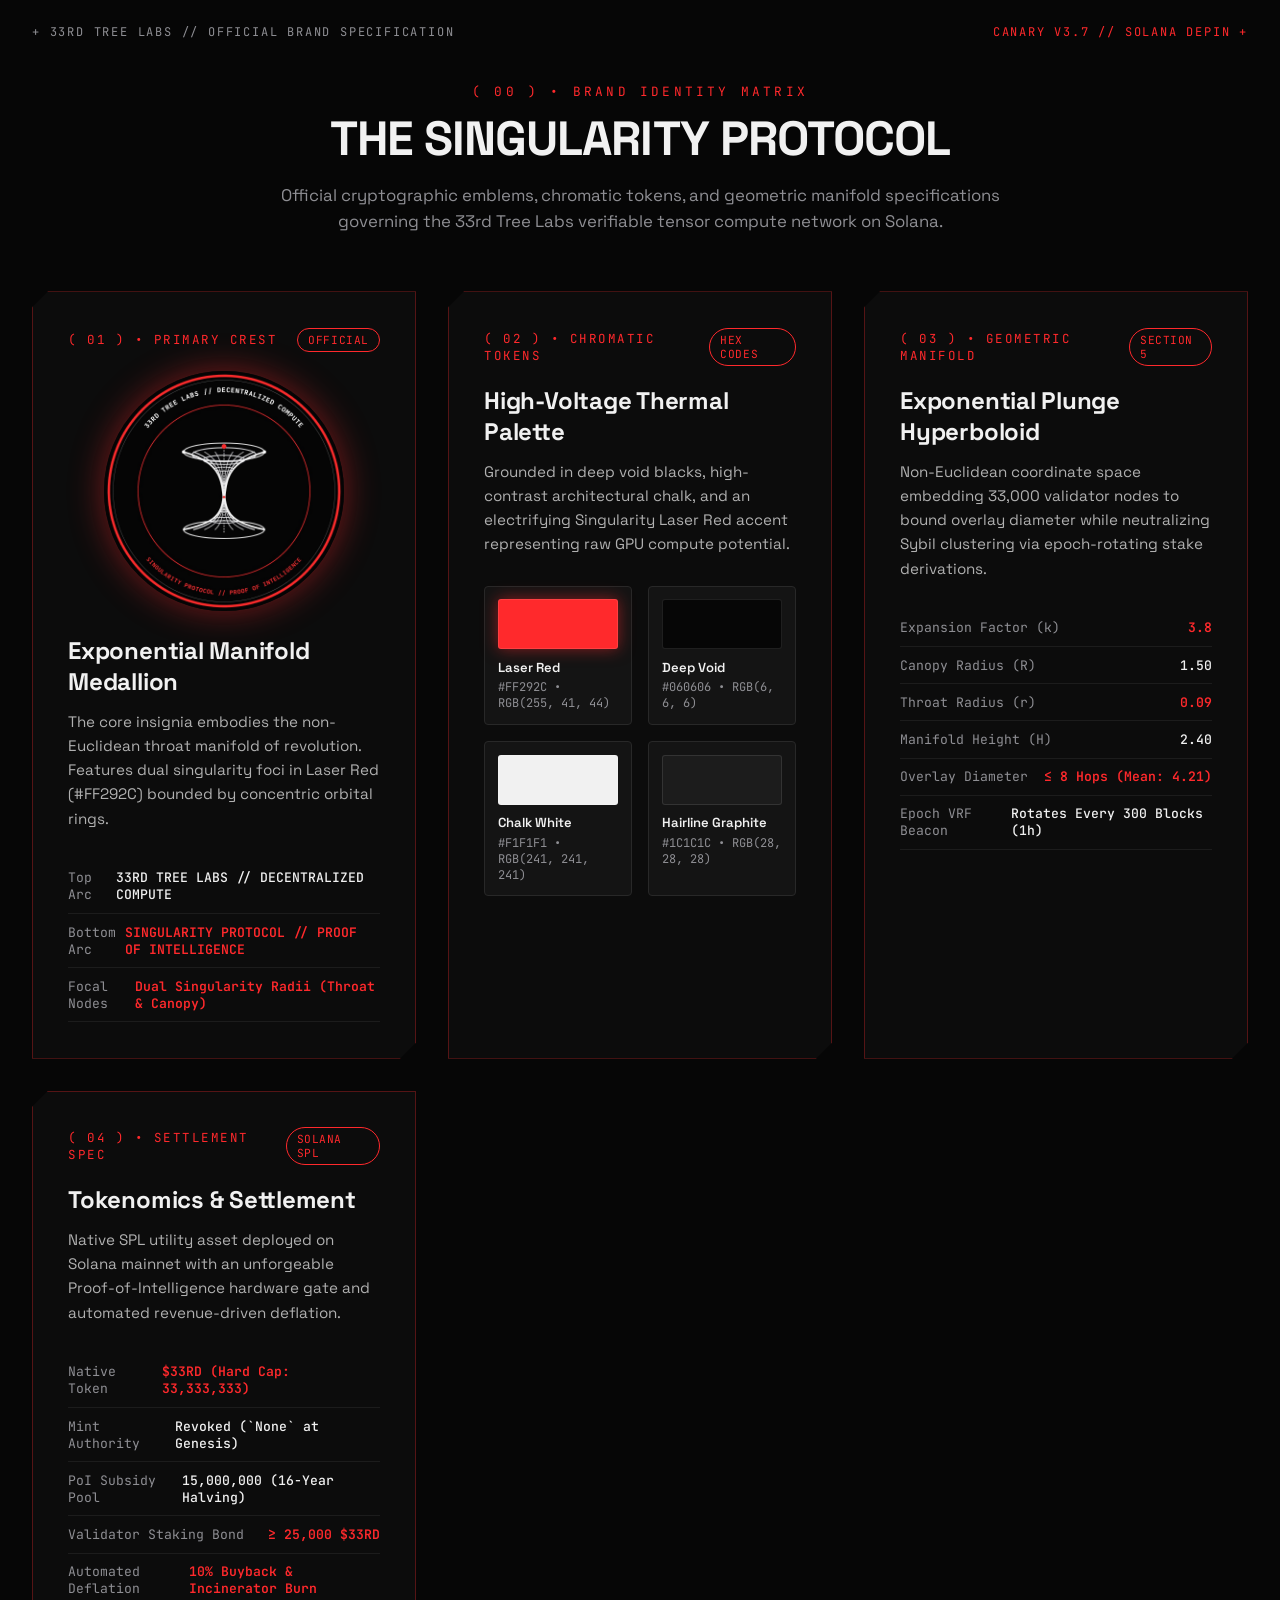
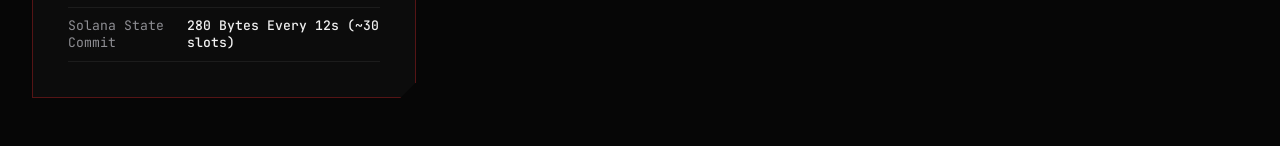
<file: assets/brand_cards/index.html>
<!DOCTYPE html>
<html lang="en">
<head>
<meta charset="UTF-8">
<title>33rd Tree Labs // Official Brand Cards & Design System</title>
<link rel="preconnect" href="https://fonts.googleapis.com">
<link rel="preconnect" href="https://fonts.gstatic.com" crossorigin>
<link href="https://fonts.googleapis.com/css2?family=JetBrains+Mono:wght@400;500;700;800&family=Space+Grotesk:wght@400;500;600;700&display=swap" rel="stylesheet">
<style>
:root {
    --laser-red: #FF292C;
    --laser-glow: rgba(255, 41, 44, 0.45);
    --void-black: #060606;
    --card-bg: #0C0C0C;
    --card-border: rgba(255, 41, 44, 0.3);
    --chalk: #F1F1F1;
    --graphite: #1F1F1F;
    --muted: #8E8E93;
}

* { box-sizing: border-box; margin: 0; padding: 0; }

body {
    background: var(--void-black);
    color: var(--chalk);
    font-family: 'Space Grotesk', -apple-system, sans-serif;
    padding: 3rem 2rem;
    min-height: 100vh;
}

/* Watermarks */
.watermark-tl {
    position: fixed;
    top: 1.5rem;
    left: 2rem;
    font-family: 'JetBrains Mono', monospace;
    font-size: 0.75rem;
    letter-spacing: 0.15em;
    color: var(--muted);
    text-transform: uppercase;
    z-index: 100;
}

.watermark-tr {
    position: fixed;
    top: 1.5rem;
    right: 2rem;
    font-family: 'JetBrains Mono', monospace;
    font-size: 0.75rem;
    letter-spacing: 0.15em;
    color: var(--laser-red);
    text-transform: uppercase;
    z-index: 100;
}

.header-section {
    text-align: center;
    max-width: 800px;
    margin: 2rem auto 3.5rem auto;
}

.header-tag {
    font-family: 'JetBrains Mono', monospace;
    font-size: 0.8rem;
    color: var(--laser-red);
    letter-spacing: 0.25em;
    text-transform: uppercase;
    margin-bottom: 0.8rem;
    display: inline-block;
}

.header-title {
    font-size: 3rem;
    font-weight: 700;
    letter-spacing: -0.02em;
    line-height: 1.1;
    margin-bottom: 1rem;
    text-transform: uppercase;
}

.header-desc {
    color: var(--muted);
    font-size: 1.05rem;
    line-height: 1.6;
}

/* Cards Grid */
.cards-grid {
    display: grid;
    grid-template-columns: repeat(auto-fit, minmax(360px, 1fr));
    gap: 2rem;
    max-width: 1400px;
    margin: 0 auto;
}

/* Tactical Chamfered Card */
.brand-card {
    background: var(--card-bg);
    border: 1px solid var(--card-border);
    position: relative;
    padding: 2.2rem;
    clip-path: polygon(
        16px 0, 
        100% 0, 
        100% calc(100% - 16px), 
        calc(100% - 16px) 100%, 
        0 100%, 
        0 16px
    );
    transition: transform 0.25s ease, border-color 0.25s ease, box-shadow 0.25s ease;
}

.brand-card:hover {
    transform: translateY(-4px);
    border-color: var(--laser-red);
    box-shadow: 0 12px 36px rgba(255, 41, 44, 0.22);
}

.card-index {
    font-family: 'JetBrains Mono', monospace;
    font-size: 0.78rem;
    color: var(--laser-red);
    letter-spacing: 0.2em;
    margin-bottom: 1.2rem;
    display: flex;
    justify-content: space-between;
    align-items: center;
}

.card-title {
    font-size: 1.5rem;
    font-weight: 700;
    margin-bottom: 0.8rem;
    letter-spacing: -0.01em;
}

.card-body {
    font-size: 0.95rem;
    color: #B0B0B0;
    line-height: 1.6;
    margin-bottom: 1.8rem;
}

/* Emblem Container */
.emblem-wrapper {
    width: 240px;
    height: 240px;
    margin: 1rem auto 1.5rem auto;
    position: relative;
    display: flex;
    justify-content: center;
    align-items: center;
}

.emblem-img {
    width: 100%;
    height: 100%;
    object-fit: contain;
    border-radius: 50%;
    box-shadow: 0 0 35px var(--laser-glow);
}

/* Color Swatches */
.swatch-group {
    display: grid;
    grid-template-columns: repeat(2, 1fr);
    gap: 1rem;
    margin-top: 1rem;
}

.swatch-item {
    background: #141414;
    border: 1px solid #282828;
    padding: 0.8rem;
    border-radius: 4px;
}

.swatch-preview {
    height: 50px;
    border-radius: 3px;
    margin-bottom: 0.6rem;
    border: 1px solid rgba(255,255,255,0.1);
}

.swatch-name {
    font-size: 0.82rem;
    font-weight: 600;
    margin-bottom: 0.2rem;
}

.swatch-hex {
    font-family: 'JetBrains Mono', monospace;
    font-size: 0.75rem;
    color: var(--muted);
}

/* Spec Table */
.spec-list {
    list-style: none;
    margin-top: 1rem;
}

.spec-list li {
    font-family: 'JetBrains Mono', monospace;
    font-size: 0.82rem;
    padding: 0.6rem 0;
    border-bottom: 1px solid #1C1C1C;
    display: flex;
    justify-content: space-between;
}

.spec-list li span.label {
    color: var(--muted);
}

.spec-list li span.val {
    color: var(--chalk);
    font-weight: 500;
}

.spec-list li span.accent {
    color: var(--laser-red);
    font-weight: 600;
}

.pill-badge {
    display: inline-block;
    padding: 4px 10px;
    font-family: 'JetBrains Mono', monospace;
    font-size: 0.7rem;
    border: 1px solid var(--laser-red);
    color: var(--laser-red);
    border-radius: 9999px;
    text-transform: uppercase;
    letter-spacing: 0.05em;
}
</style>
</head>
<body>

<div class="watermark-tl">+ 33RD TREE LABS // OFFICIAL BRAND SPECIFICATION</div>
<div class="watermark-tr">CANARY V3.7 // SOLANA DEPIN +</div>

<header class="header-section">
    <span class="header-tag">( 00 ) &bull; BRAND IDENTITY MATRIX</span>
    <h1 class="header-title">The Singularity Protocol</h1>
    <p class="header-desc">
        Official cryptographic emblems, chromatic tokens, and geometric manifold specifications governing the 33rd Tree Labs verifiable tensor compute network on Solana.
    </p>
</header>

<div class="cards-grid">

    <!-- Card 1: Official Emblem -->
    <div class="brand-card">
        <div class="card-index">
            <span>( 01 ) &bull; PRIMARY CREST</span>
            <span class="pill-badge">OFFICIAL</span>
        </div>
        <div class="emblem-wrapper">
            <img src="../official_logo.png" alt="33rd Tree Labs Official Logo" class="emblem-img">
        </div>
        <h2 class="card-title">Exponential Manifold Medallion</h2>
        <p class="card-body">
            The core insignia embodies the non-Euclidean throat manifold of revolution. Features dual singularity foci in Laser Red (#FF292C) bounded by concentric orbital rings.
        </p>
        <ul class="spec-list">
            <li><span class="label">Top Arc</span><span class="val">33RD TREE LABS // DECENTRALIZED COMPUTE</span></li>
            <li><span class="label">Bottom Arc</span><span class="accent">SINGULARITY PROTOCOL // PROOF OF INTELLIGENCE</span></li>
            <li><span class="label">Focal Nodes</span><span class="accent">Dual Singularity Radii (Throat &amp; Canopy)</span></li>
        </ul>
    </div>

    <!-- Card 2: Color Palette -->
    <div class="brand-card">
        <div class="card-index">
            <span>( 02 ) &bull; CHROMATIC TOKENS</span>
            <span class="pill-badge">HEX CODES</span>
        </div>
        <h2 class="card-title">High-Voltage Thermal Palette</h2>
        <p class="card-body">
            Grounded in deep void blacks, high-contrast architectural chalk, and an electrifying Singularity Laser Red accent representing raw GPU compute potential.
        </p>
        <div class="swatch-group">
            <div class="swatch-item">
                <div class="swatch-preview" style="background: #FF292C; box-shadow: 0 0 16px rgba(255,41,44,0.5);"></div>
                <div class="swatch-name">Laser Red</div>
                <div class="swatch-hex">#FF292C &bull; RGB(255, 41, 44)</div>
            </div>
            <div class="swatch-item">
                <div class="swatch-preview" style="background: #060606;"></div>
                <div class="swatch-name">Deep Void</div>
                <div class="swatch-hex">#060606 &bull; RGB(6, 6, 6)</div>
            </div>
            <div class="swatch-item">
                <div class="swatch-preview" style="background: #F1F1F1;"></div>
                <div class="swatch-name" style="color: #F1F1F1;">Chalk White</div>
                <div class="swatch-hex">#F1F1F1 &bull; RGB(241, 241, 241)</div>
            </div>
            <div class="swatch-item">
                <div class="swatch-preview" style="background: #1C1C1C;"></div>
                <div class="swatch-name">Hairline Graphite</div>
                <div class="swatch-hex">#1C1C1C &bull; RGB(28, 28, 28)</div>
            </div>
        </div>
    </div>

    <!-- Card 3: Manifold Geometry -->
    <div class="brand-card">
        <div class="card-index">
            <span>( 03 ) &bull; GEOMETRIC MANIFOLD</span>
            <span class="pill-badge">SECTION 5</span>
        </div>
        <h2 class="card-title">Exponential Plunge Hyperboloid</h2>
        <p class="card-body">
            Non-Euclidean coordinate space embedding 33,000 validator nodes to bound overlay diameter while neutralizing Sybil clustering via epoch-rotating stake derivations.
        </p>
        <ul class="spec-list">
            <li><span class="label">Expansion Factor (k)</span><span class="accent">3.8</span></li>
            <li><span class="label">Canopy Radius (R)</span><span class="val">1.50</span></li>
            <li><span class="label">Throat Radius (r)</span><span class="accent">0.09</span></li>
            <li><span class="label">Manifold Height (H)</span><span class="val">2.40</span></li>
            <li><span class="label">Overlay Diameter</span><span class="accent">&le; 8 Hops (Mean: 4.21)</span></li>
            <li><span class="label">Epoch VRF Beacon</span><span class="val">Rotates Every 300 Blocks (1h)</span></li>
        </ul>
    </div>

    <!-- Card 4: Protocol Tokenomics -->
    <div class="brand-card">
        <div class="card-index">
            <span>( 04 ) &bull; SETTLEMENT SPEC</span>
            <span class="pill-badge">SOLANA SPL</span>
        </div>
        <h2 class="card-title">Tokenomics &amp; Settlement</h2>
        <p class="card-body">
            Native SPL utility asset deployed on Solana mainnet with an unforgeable Proof-of-Intelligence hardware gate and automated revenue-driven deflation.
        </p>
        <ul class="spec-list">
            <li><span class="label">Native Token</span><span class="accent">$33RD (Hard Cap: 33,333,333)</span></li>
            <li><span class="label">Mint Authority</span><span class="val">Revoked (`None` at Genesis)</span></li>
            <li><span class="label">PoI Subsidy Pool</span><span class="val">15,000,000 (16-Year Halving)</span></li>
            <li><span class="label">Validator Staking Bond</span><span class="accent">&ge; 25,000 $33RD</span></li>
            <li><span class="label">Automated Deflation</span><span class="accent">10% Buyback &amp; Incinerator Burn</span></li>
            <li><span class="label">Solana State Commit</span><span class="val">280 Bytes Every 12s (~30 slots)</span></li>
        </ul>
    </div>

</div>

</body>
</html>
</file>
